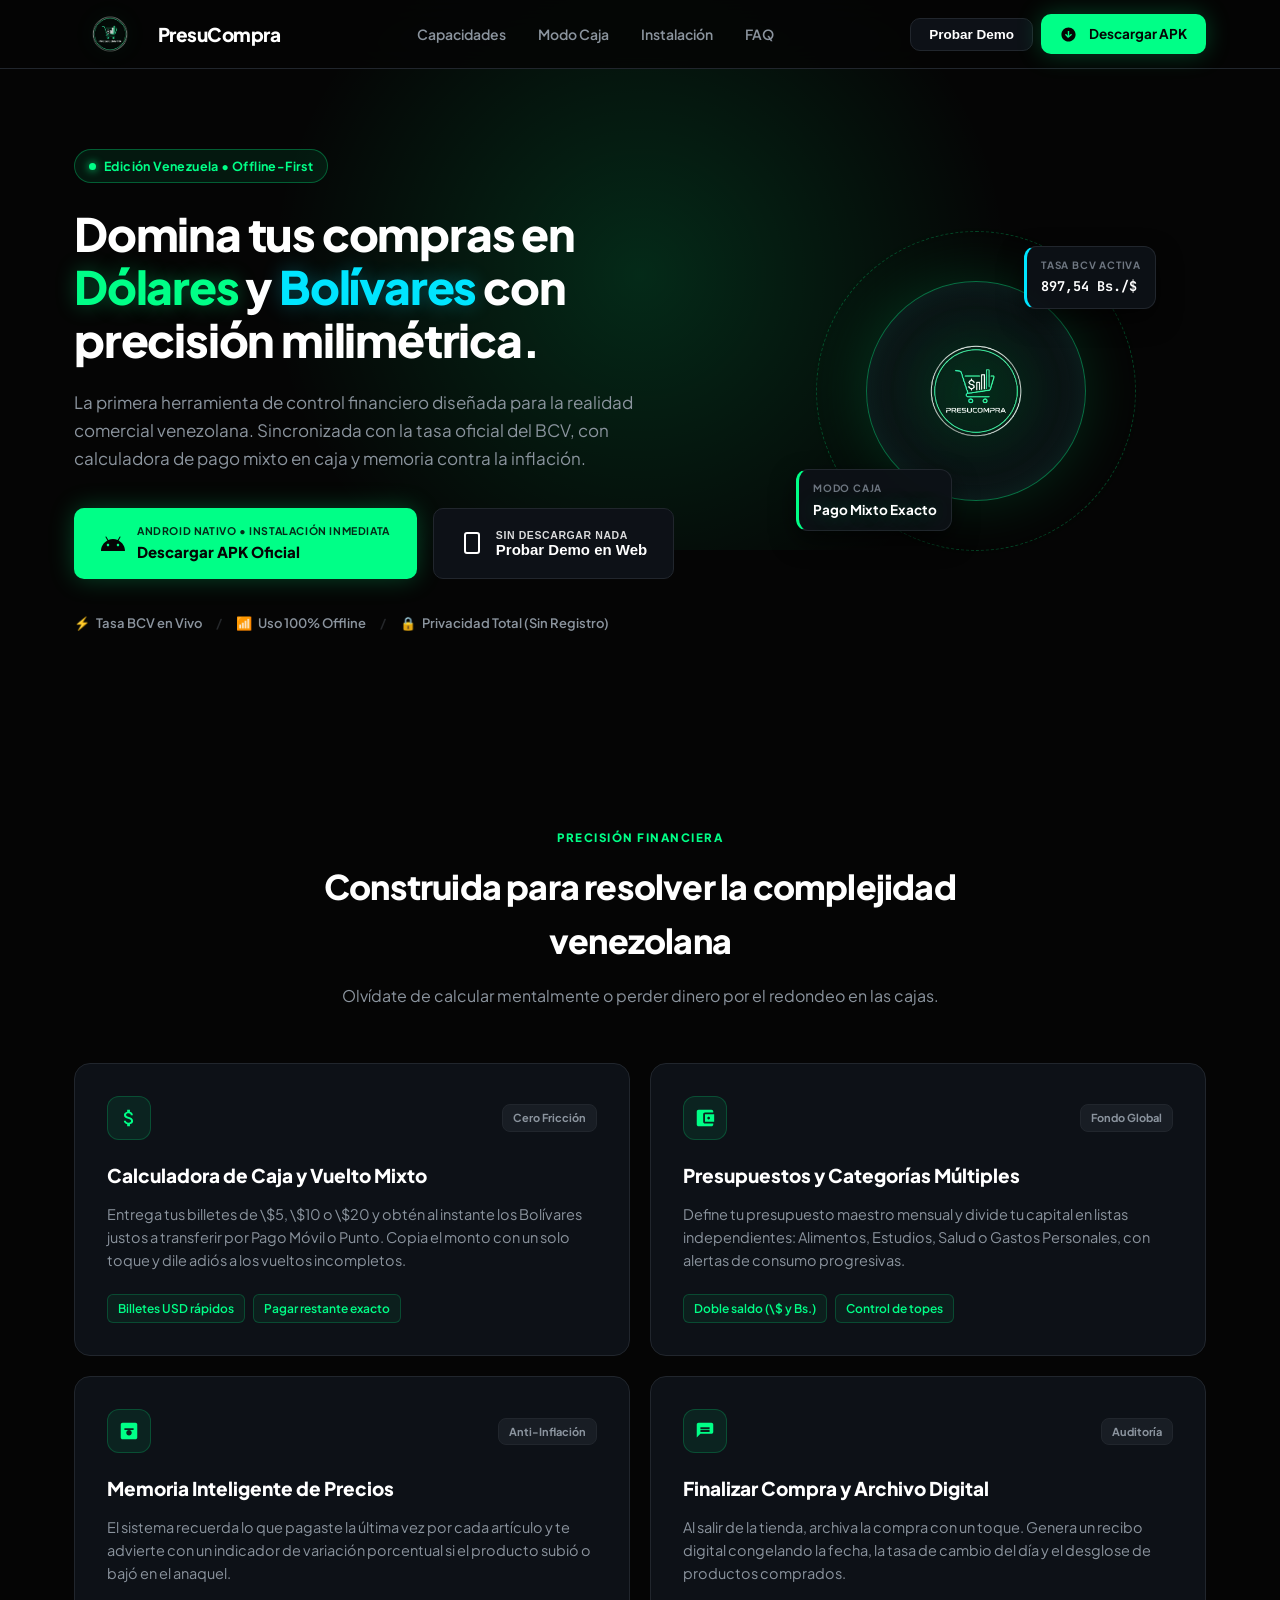
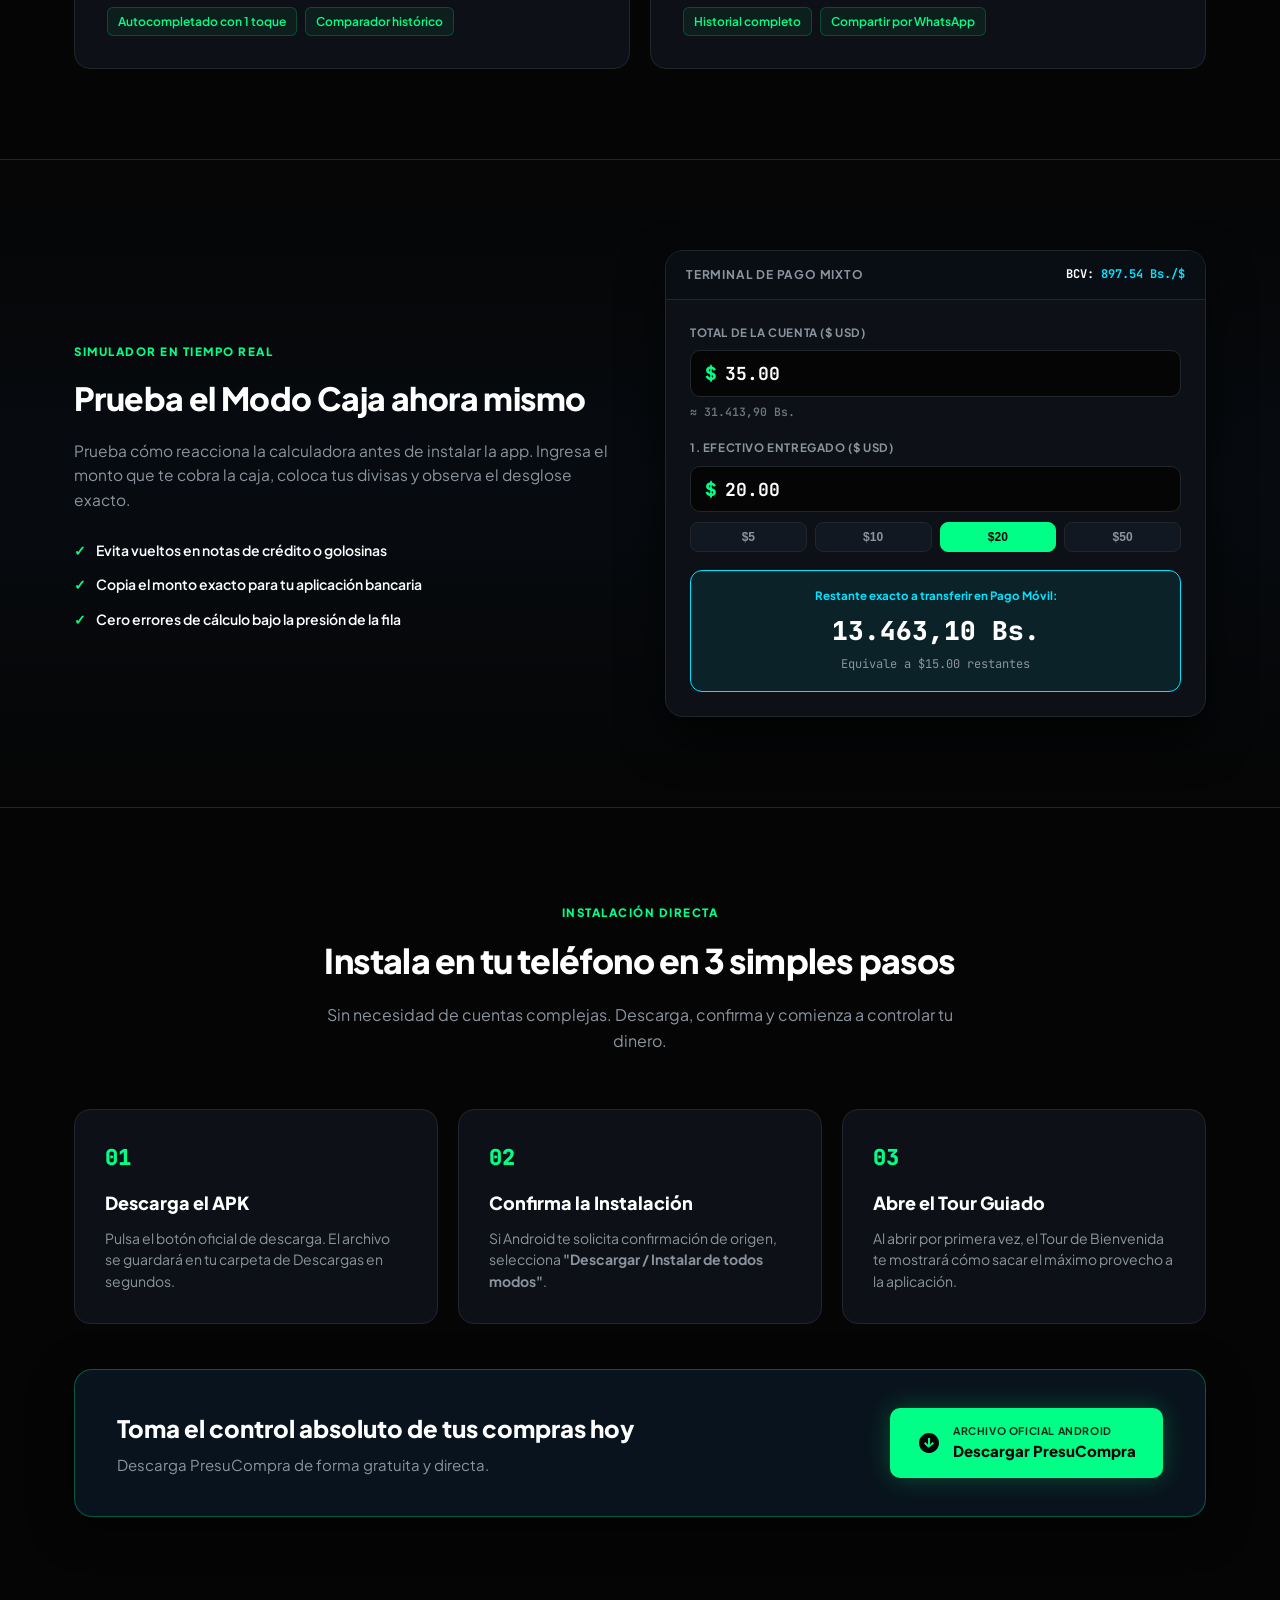
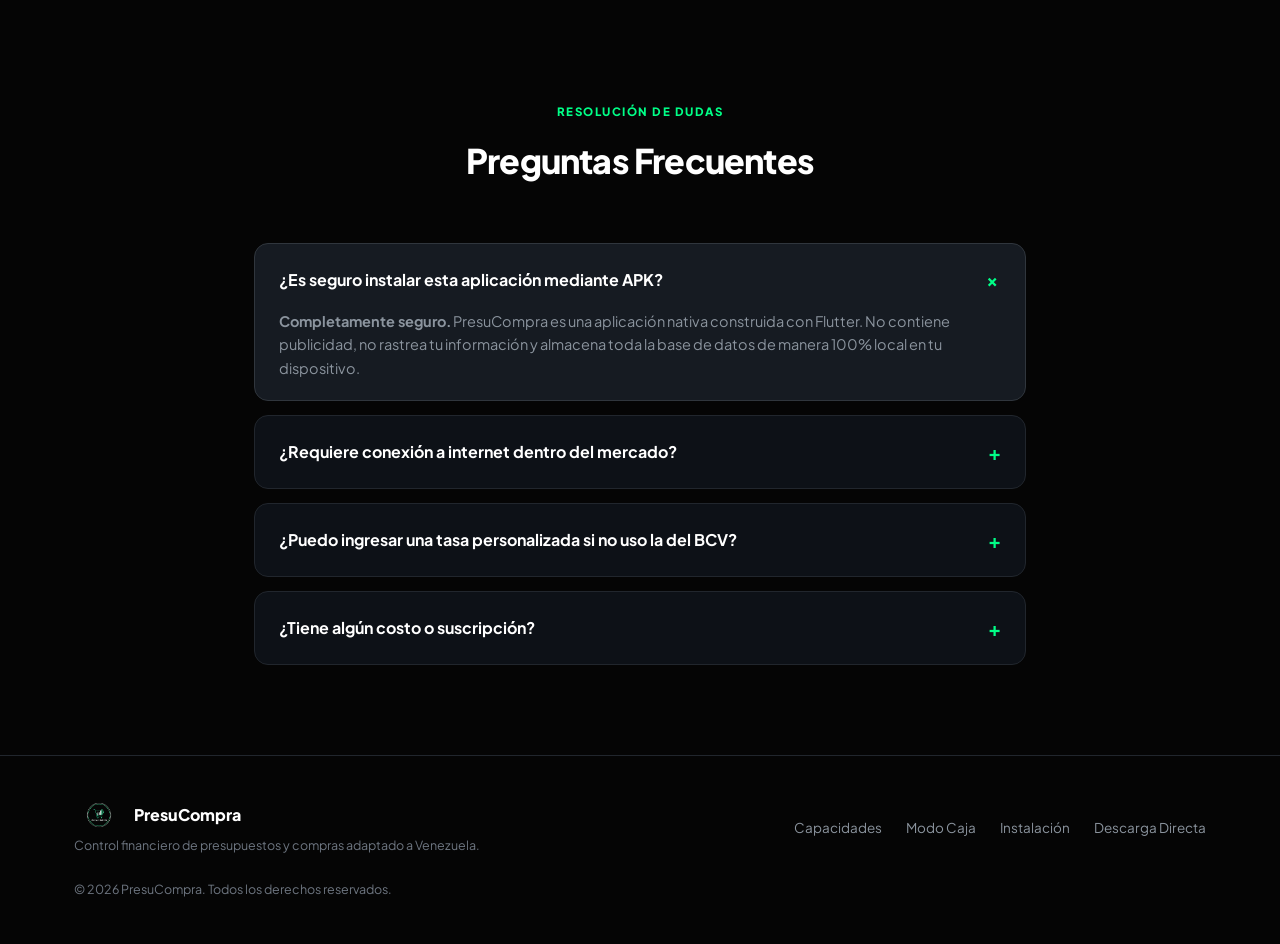
<file: landing/index.html>
<!DOCTYPE html>
<html lang="es">
<head>
  <meta charset="UTF-8">
  <meta name="viewport" content="width=device-width, initial-scale=1.0">
  <title>PresuCompra — Control Financiero de Compras para Venezuela</title>
  <meta name="description" content="Aplicación móvil nativa para el control de presupuestos y compras en Venezuela. Bimonetaria en USD y Bolívares con tasa BCV en tiempo real, calculadora de pago mixto y 100% offline.">
  <link rel="icon" type="image/png" href="assets/images/Presucompra-sin-fondo.png">

  <!-- Typography: Plus Jakarta Sans + JetBrains Mono -->
  <link rel="preconnect" href="https://fonts.googleapis.com">
  <link rel="preconnect" href="https://fonts.gstatic.com" crossorigin>
  <link href="https://fonts.googleapis.com/css2?family=JetBrains+Mono:wght@500;700;800&family=Plus+Jakarta+Sans:wght@400;500;600;700;800&display=swap" rel="stylesheet">

  <link rel="stylesheet" href="style.css">
</head>
<body>

  <!-- Subtle Ambient Radial Glow for Hero (Strictly Mint Accent) -->
  <div class="ambient-glow"></div>

  <!-- ── 1. Navbar ────────────────────────────────────────────────────────── -->
  <header class="navbar">
    <div class="container nav-inner">
      <a href="#" class="brand-link">
        <img src="assets/images/Presucompra-sin-fondo.png" alt="PresuCompra Logo" class="brand-logo-img">
        <span class="brand-title">PresuCompra</span>
      </a>

      <nav class="nav-menu">
        <a href="#funciones" class="nav-item">Capacidades</a>
        <a href="#simulador" class="nav-item">Modo Caja</a>
        <a href="#instalacion" class="nav-item">Instalación</a>
        <a href="#faq" class="nav-item">FAQ</a>
      </nav>

      <div class="nav-cta-wrapper">
        <button type="button" class="btn btn-secondary btn-sm nav-demo-btn" onclick="openDemoModal()">
          Probar Demo
        </button>
        <a href="#descarga" class="btn btn-primary btn-sm nav-apk-btn">
          <svg class="btn-icon-sm" viewBox="0 0 24 24" fill="currentColor">
            <path d="M12 2C6.48 2 2 6.48 2 12s4.48 10 10 10 10-4.48 10-10S17.52 2 12 2zm-1 14.5l-4-4 1.41-1.41L11 13.67V7h2v6.67l2.59-2.58L17 12.5l-5 4z"/>
          </svg>
          <span class="nav-apk-text">Descargar APK</span>
        </a>
      </div>
    </div>
  </header>

  <!-- ── 2. Hero Section ──────────────────────────────────────────────────── -->
  <section class="hero-section" id="descarga">
    <div class="container hero-grid">
      <div class="hero-text-block">
        <div class="pill-badge">
          <span class="pill-dot"></span>
          <span class="pill-text">Edición Venezuela • Offline-First</span>
        </div>

        <h1 class="hero-heading">
          Domina tus compras en <span class="text-mint">Dólares</span> y <span class="text-cyan">Bolívares</span> con precisión milimétrica.
        </h1>

        <p class="hero-subtext">
          La primera herramienta de control financiero diseñada para la realidad comercial venezolana. Sincronizada con la tasa oficial del BCV, con calculadora de pago mixto en caja y memoria contra la inflación.
        </p>

        <!-- CTAs -->
        <div class="hero-actions">
          <a href="https://github.com/luigi1501/presucompra/releases/download/v1.0.0/presucompra-v1.0.apk" download="presucompra.apk" class="btn btn-primary btn-lg" id="btn-apk-main">
            <svg class="btn-icon-lg" viewBox="0 0 24 24" fill="currentColor">
              <path d="M17.6 9.48l1.84-3.18a.5.5 0 0 0-.87-.5l-1.87 3.24a11.45 11.45 0 0 0-9.4 0L5.43 5.8a.5.5 0 1 0-.87.5L6.4 9.48C2.5 11.66 0 15.53 0 20h24c0-4.47-2.5-8.34-6.4-10.52zM7 15.25c-.69 0-1.25-.56-1.25-1.25s.56-1.25 1.25-1.25 1.25.56 1.25 1.25-.56 1.25-1.25 1.25zm10 0c-.69 0-1.25-.56-1.25-1.25s.56-1.25 1.25-1.25 1.25.56 1.25 1.25-.56 1.25-1.25 1.25z"/>
            </svg>
            <div class="btn-labels">
              <span class="btn-meta">Android Nativo • Instalación Inmediata</span>
              <span class="btn-title">Descargar APK Oficial</span>
            </div>
          </a>

          <button type="button" class="btn btn-secondary btn-lg" onclick="openDemoModal()" title="Abrir simulador interactivo de la app">
            <svg class="btn-icon-lg" viewBox="0 0 24 24" fill="none" stroke="currentColor" stroke-width="2">
              <rect x="5" y="2" width="14" height="20" rx="2" ry="2"></rect>
              <line x1="12" y1="18" x2="12.01" y2="18"></line>
            </svg>
            <div class="btn-labels">
              <span class="btn-meta">Sin Descargar Nada</span>
              <span class="btn-title">Probar Demo en Web</span>
            </div>
          </button>
        </div>

        <!-- Trust Badges (No weight mentioned) -->
        <div class="trust-strip">
          <div class="trust-item">
            <span class="trust-icon">⚡</span>
            <span>Tasa BCV en Vivo</span>
          </div>
          <div class="trust-sep">/</div>
          <div class="trust-item">
            <span class="trust-icon">📶</span>
            <span>Uso 100% Offline</span>
          </div>
          <div class="trust-sep">/</div>
          <div class="trust-item">
            <span class="trust-icon">🔒</span>
            <span>Privacidad Total (Sin Registro)</span>
          </div>
        </div>
      </div>

      <!-- Hero Visual: Floating Brand Core with Mint Neon Glow -->
      <div class="hero-visual">
        <div class="brand-orb-container">
          <div class="brand-orb-ring"></div>
          <div class="brand-orb-core">
            <img src="assets/images/Presucompra-sin-fondo.png" alt="PresuCompra App Logo" class="brand-hero-logo">
          </div>
          <!-- Floating Status Cards -->
          <div class="float-metric-card top-right">
            <span class="float-tag">TASA BCV ACTIVA</span>
            <span class="float-value mono" id="hero-rate-tag">897,54 Bs./$</span>
          </div>
          <div class="float-metric-card bottom-left">
            <span class="float-tag">MODO CAJA</span>
            <span class="float-value text-mint">Pago Mixto Exacto</span>
          </div>
        </div>
      </div>
    </div>
  </section>

  <!-- ── 3. Pillars / Architecture ────────────────────────────────────────── -->
  <section class="section" id="funciones">
    <div class="container">
      <div class="section-title-wrap">
        <span class="section-kicker">PRECISIÓN FINANCIERA</span>
        <h2 class="section-title">Construida para resolver la complejidad venezolana</h2>
        <p class="section-lead">Olvídate de calcular mentalmente o perder dinero por el redondeo en las cajas.</p>
      </div>

      <div class="cards-grid">
        <!-- Card 1 -->
        <article class="card">
          <div class="card-header">
            <div class="card-icon-frame">
              <svg viewBox="0 0 24 24" fill="currentColor">
                <path d="M11.8 10.9c-2.27-.59-3-1.2-3-2.15 0-1.09 1.01-1.85 2.7-1.85 1.78 0 2.44.85 2.5 2.1h2.21c-.07-1.72-1.12-3.3-3.21-3.81V3h-3v2.16c-1.94.42-3.5 1.68-3.5 3.61 0 2.31 1.91 3.46 4.7 4.13 2.5.6 3 1.48 3 2.41 0 .69-.49 1.79-2.7 1.79-2.06 0-2.87-.92-2.98-2.1h-2.2c.12 2.19 1.76 3.42 3.68 3.83V21h3v-2.15c1.95-.37 3.5-1.5 3.5-3.55 0-2.84-2.43-3.81-4.7-4.4z"/>
              </svg>
            </div>
            <span class="card-badge">Cero Fricción</span>
          </div>
          <h3 class="card-title">Calculadora de Caja y Vuelto Mixto</h3>
          <p class="card-body">
            Entrega tus billetes de \$5, \$10 o \$20 y obtén al instante los Bolívares justos a transferir por Pago Móvil o Punto. Copia el monto con un solo toque y dile adiós a los vueltos incompletos.
          </p>
          <div class="card-features">
            <span class="feature-tag">Billetes USD rápidos</span>
            <span class="feature-tag">Pagar restante exacto</span>
          </div>
        </article>

        <!-- Card 2 -->
        <article class="card">
          <div class="card-header">
            <div class="card-icon-frame">
              <svg viewBox="0 0 24 24" fill="currentColor">
                <path d="M21 18v1c0 1.1-.9 2-2 2H5c-1.11 0-2-.9-2-2V5c0-1.1.89-2 2-2h14c1.1 0 2 .9 2 2v1h-9c-1.11 0-2 .9-2 2v8c0 1.1.89 2 2 2h9zm-9-2h10V8H12v8zm4-2.5c-.83 0-1.5-.67-1.5-1.5s.67-1.5 1.5-1.5 1.5.67 1.5 1.5-.67 1.5-1.5 1.5z"/>
              </svg>
            </div>
            <span class="card-badge">Fondo Global</span>
          </div>
          <h3 class="card-title">Presupuestos y Categorías Múltiples</h3>
          <p class="card-body">
            Define tu presupuesto maestro mensual y divide tu capital en listas independientes: Alimentos, Estudios, Salud o Gastos Personales, con alertas de consumo progresivas.
          </p>
          <div class="card-features">
            <span class="feature-tag">Doble saldo (\$ y Bs.)</span>
            <span class="feature-tag">Control de topes</span>
          </div>
        </article>

        <!-- Card 3 -->
        <article class="card">
          <div class="card-header">
            <div class="card-icon-frame">
              <svg viewBox="0 0 24 24" fill="currentColor">
                <path d="M19 3H5c-1.1 0-2 .9-2 2v14c0 1.1.9 2 2 2h14c1.1 0 2-.9 2-2V5c0-1.1-.9-2-2-2zm-7 14c-1.66 0-3-1.34-3-3s1.34-3 3-3 3 1.34 3 3-1.34 3-3 3zm5-6H7V9h10v2z"/>
              </svg>
            </div>
            <span class="card-badge">Anti-Inflación</span>
          </div>
          <h3 class="card-title">Memoria Inteligente de Precios</h3>
          <p class="card-body">
            El sistema recuerda lo que pagaste la última vez por cada artículo y te advierte con un indicador de variación porcentual si el producto subió o bajó en el anaquel.
          </p>
          <div class="card-features">
            <span class="feature-tag">Autocompletado con 1 toque</span>
            <span class="feature-tag">Comparador histórico</span>
          </div>
        </article>

        <!-- Card 4 -->
        <article class="card">
          <div class="card-header">
            <div class="card-icon-frame">
              <svg viewBox="0 0 24 24" fill="currentColor">
                <path d="M19 3H5c-1.1 0-2 .9-2 2v14l4-4h12c1.1 0 2-.9 2-2V5c0-1.1-.9-2-2-2zm-2 10H7v-2h10v2zm0-3H7V8h10v2z"/>
              </svg>
            </div>
            <span class="card-badge">Auditoría</span>
          </div>
          <h3 class="card-title">Finalizar Compra y Archivo Digital</h3>
          <p class="card-body">
            Al salir de la tienda, archiva la compra con un toque. Genera un recibo digital congelando la fecha, la tasa de cambio del día y el desglose de productos comprados.
          </p>
          <div class="card-features">
            <span class="feature-tag">Historial completo</span>
            <span class="feature-tag">Compartir por WhatsApp</span>
          </div>
        </article>
      </div>
    </div>
  </section>

  <!-- ── 4. Interactive Live Cashier Simulator ────────────────────────────── -->
  <section class="section simulator-wrapper" id="simulador">
    <div class="container">
      <div class="sim-panel">
        <div class="sim-left">
          <span class="section-kicker">SIMULADOR EN TIEMPO REAL</span>
          <h2 class="sim-title">Prueba el Modo Caja ahora mismo</h2>
          <p class="sim-desc">
            Prueba cómo reacciona la calculadora antes de instalar la app. Ingresa el monto que te cobra la caja, coloca tus divisas y observa el desglose exacto.
          </p>
          <div class="sim-checks">
            <div class="sim-check-item">
              <span class="check-bullet">✓</span>
              <span>Evita vueltos en notas de crédito o golosinas</span>
            </div>
            <div class="sim-check-item">
              <span class="check-bullet">✓</span>
              <span>Copia el monto exacto para tu aplicación bancaria</span>
            </div>
            <div class="sim-check-item">
              <span class="check-bullet">✓</span>
              <span>Cero errores de cálculo bajo la presión de la fila</span>
            </div>
          </div>
        </div>

        <div class="sim-right">
          <div class="fintech-terminal">
            <div class="terminal-bar">
              <span class="terminal-title">TERMINAL DE PAGO MIXTO</span>
              <span class="terminal-rate mono">BCV: <strong id="sim-rate-display">897.54 Bs./$</strong></span>
            </div>

            <div class="terminal-content">
              <!-- Field 1: Total -->
              <div class="form-row">
                <label for="sim-total" class="form-label">TOTAL DE LA CUENTA ($ USD)</label>
                <div class="input-wrap">
                  <span class="input-currency">$</span>
                  <input type="number" id="sim-total" value="35.00" step="0.50" class="mono-input">
                </div>
                <span class="form-hint mono" id="sim-total-bs">≈ 31.413,90 Bs.</span>
              </div>

              <!-- Field 2: Cash USD -->
              <div class="form-row">
                <label for="sim-cash" class="form-label">1. EFECTIVO ENTREGADO ($ USD)</label>
                <div class="input-wrap">
                  <span class="input-currency">$</span>
                  <input type="number" id="sim-cash" value="20.00" step="5" class="mono-input">
                </div>
                <!-- Quick chips -->
                <div class="quick-chips">
                  <button type="button" class="chip" onclick="setSimCash(5)">$5</button>
                  <button type="button" class="chip" onclick="setSimCash(10)">$10</button>
                  <button type="button" class="chip active" onclick="setSimCash(20)">$20</button>
                  <button type="button" class="chip" onclick="setSimCash(50)">$50</button>
                </div>
              </div>

              <!-- Field 3: Result Dynamic Card -->
              <div class="terminal-result-card" id="sim-result-box">
                <div class="res-label" id="sim-result-title">Restante exacto a transferir:</div>
                <div class="res-amount mono" id="sim-result-primary">13.463,10 Bs.</div>
                <div class="res-sub mono" id="sim-result-sub">Equivale a $15.00 USD restantes</div>
              </div>
            </div>
          </div>
        </div>
      </div>
    </div>
  </section>

  <!-- ── 5. Installation Guide (3 Steps) ──────────────────────────────────── -->
  <section class="section" id="instalacion">
    <div class="container">
      <div class="section-title-wrap">
        <span class="section-kicker">INSTALACIÓN DIRECTA</span>
        <h2 class="section-title">Instala en tu teléfono en 3 simples pasos</h2>
        <p class="section-lead">Sin necesidad de cuentas complejas. Descarga, confirma y comienza a controlar tu dinero.</p>
      </div>

      <div class="steps-row">
        <div class="step-card">
          <div class="step-num mono">01</div>
          <h3 class="step-heading">Descarga el APK</h3>
          <p class="step-info">Pulsa el botón oficial de descarga. El archivo se guardará en tu carpeta de Descargas en segundos.</p>
        </div>

        <div class="step-card">
          <div class="step-num mono">02</div>
          <h3 class="step-heading">Confirma la Instalación</h3>
          <p class="step-info">Si Android te solicita confirmación de origen, selecciona <strong>"Descargar / Instalar de todos modos"</strong>.</p>
        </div>

        <div class="step-card">
          <div class="step-num mono">03</div>
          <h3 class="step-heading">Abre el Tour Guiado</h3>
          <p class="step-info">Al abrir por primera vez, el Tour de Bienvenida te mostrará cómo sacar el máximo provecho a la aplicación.</p>
        </div>
      </div>

      <!-- Action Banner -->
      <div class="action-banner">
        <div class="banner-text">
          <h3 class="banner-title">Toma el control absoluto de tus compras hoy</h3>
          <p class="banner-lead">Descarga PresuCompra de forma gratuita y directa.</p>
        </div>
        <div class="banner-cta">
          <a href="https://github.com/luigi1501/presucompra/releases/download/v1.0.0/presucompra-v1.0.apk" download="presucompra.apk" class="btn btn-primary btn-lg">
            <svg class="btn-icon-lg" viewBox="0 0 24 24" fill="currentColor">
              <path d="M12 2C6.48 2 2 6.48 2 12s4.48 10 10 10 10-4.48 10-10S17.52 2 12 2zm-1 14.5l-4-4 1.41-1.41L11 13.67V7h2v6.67l2.59-2.58L17 12.5l-5 4z"/>
            </svg>
            <div class="btn-labels">
              <span class="btn-meta">Archivo Oficial Android</span>
              <span class="btn-title">Descargar PresuCompra</span>
            </div>
          </a>
        </div>
      </div>
    </div>
  </section>

  <!-- ── 6. FAQ Section ───────────────────────────────────────────────────── -->
  <section class="section" id="faq">
    <div class="container faq-layout">
      <div class="section-title-wrap">
        <span class="section-kicker">RESOLUCIÓN DE DUDAS</span>
        <h2 class="section-title">Preguntas Frecuentes</h2>
      </div>

      <div class="faq-group">
        <details class="faq-box" open>
          <summary class="faq-summary">
            <span>¿Es seguro instalar esta aplicación mediante APK?</span>
            <span class="faq-plus">+</span>
          </summary>
          <div class="faq-content">
            <p><strong>Completamente seguro.</strong> PresuCompra es una aplicación nativa construida con Flutter. No contiene publicidad, no rastrea tu información y almacena toda la base de datos de manera 100% local en tu dispositivo.</p>
          </div>
        </details>

        <details class="faq-box">
          <summary class="faq-summary">
            <span>¿Requiere conexión a internet dentro del mercado?</span>
            <span class="faq-plus">+</span>
          </summary>
          <div class="faq-content">
            <p><strong>No.</strong> Es una arquitectura 100% <em>Offline-First</em>. Podrás crear listas, editar precios, calcular pagos en caja y revisar históricos en sótanos o zonas sin señal de telefonía.</p>
          </div>
        </details>

        <details class="faq-box">
          <summary class="faq-summary">
            <span>¿Puedo ingresar una tasa personalizada si no uso la del BCV?</span>
            <span class="faq-plus">+</span>
          </summary>
          <div class="faq-content">
            <p><strong>Sí.</strong> En la barra superior de la aplicación puedes consultar la tasa del BCV oficial, pero también tienes la libertad de escribir manualmente cualquier tasa fija que desees.</p>
          </div>
        </details>

        <details class="faq-box">
          <summary class="faq-summary">
            <span>¿Tiene algún costo o suscripción?</span>
            <span class="faq-plus">+</span>
          </summary>
          <div class="faq-content">
            <p><strong>Es 100% gratuita.</strong> Diseñada como un aporte práctico para facilitar la economía cotidiana de las familias venezolanas.</p>
          </div>
        </details>
      </div>
    </div>
  </section>

  <!-- ── 7. Footer ────────────────────────────────────────────────────────── -->
  <footer class="footer">
    <div class="container footer-grid">
      <div class="footer-brand-side">
        <div class="footer-logo-row">
          <img src="assets/images/Presucompra-sin-fondo.png" alt="PresuCompra" class="footer-logo-img">
          <span class="footer-brand-name">PresuCompra</span>
        </div>
        <p class="footer-desc">Control financiero de presupuestos y compras adaptado a Venezuela.</p>
      </div>

      <div class="footer-nav">
        <a href="#funciones">Capacidades</a>
        <a href="#simulador">Modo Caja</a>
        <a href="#instalacion">Instalación</a>
        <a href="#descarga">Descarga Directa</a>
      </div>

      <div class="footer-legal">
        <span>© 2026 PresuCompra. Todos los derechos reservados.</span>
      </div>
    </div>
  </footer>

  <!-- ── 8. Interactive App Demo Modal (Phone Mockup) ────────────────────────── -->
  <div class="demo-modal-overlay" id="demoModalOverlay" onclick="closeDemoModalOnOverlay(event)">
    <div class="demo-phone-mockup">
      <!-- Phone Bezel / Top Notch -->
      <div class="phone-top-bar">
        <div class="phone-camera-dot"></div>
        <div class="phone-speaker"></div>
        <button type="button" class="phone-close-btn" onclick="closeDemoModal()" title="Cerrar Demo">✕</button>
      </div>

      <!-- Phone App Screen -->
      <div class="phone-screen">
        <!-- App Status Bar -->
        <div class="app-status-bar">
          <span class="app-time" id="demoCurrentTime">12:00</span>
          <div class="app-brand-mini">
            <img src="assets/images/Presucompra-sin-fondo.png" alt="Logo" class="mini-logo">
            <span>PresuCompra</span>
          </div>
          <span class="app-bcv-badge mono" id="demoBcvBadge">BCV: 897,54</span>
        </div>

        <!-- Phone Tab Switcher: Lista vs Modo Caja -->
        <div class="demo-tabs">
          <button type="button" class="demo-tab active" id="tabLista" onclick="switchDemoTab('lista')">🛒 Mi Carrito</button>
          <button type="button" class="demo-tab" id="tabCaja" onclick="switchDemoTab('caja')">💵 Modo Caja</button>
        </div>

        <!-- Tab Content 1: Lista & Presupuesto -->
        <div class="demo-tab-content active" id="contentLista">
          <!-- Card Presupuesto Resumen -->
          <div class="demo-budget-card">
            <div class="demo-card-head">
              <span class="demo-card-label">PRESUPUESTO ACTIVO</span>
              <span class="demo-budget-limit mono" id="demoLimitText">$100.00 Límite</span>
            </div>
            <div class="demo-card-total">
              <div class="demo-total-usd mono" id="demoTotalUsd">$29.50</div>
              <div class="demo-total-bs mono" id="demoTotalBs">≈ 26.477,43 Bs.</div>
            </div>
            <!-- Progress Bar -->
            <div class="demo-progress-track">
              <div class="demo-progress-fill" id="demoProgressFill" style="width: 29.5%;"></div>
            </div>
            <div class="demo-progress-labels">
              <span id="demoPercentUsed">29.5% usado</span>
              <span id="demoRemainingUsd">Disponible: $70.50</span>
            </div>
          </div>

          <!-- Add Product Mini Bar -->
          <div class="demo-add-bar">
            <input type="text" id="demoNewName" placeholder="Ej. Café Molido" class="demo-input demo-input-name">
            <input type="number" id="demoNewPrice" placeholder="$" step="0.5" class="demo-input demo-input-price">
            <button type="button" class="demo-btn-add" onclick="demoAddProduct()">+ Añadir</button>
          </div>

          <!-- Product List -->
          <div class="demo-product-list" id="demoProductList">
            <!-- Rendered by JS -->
          </div>
        </div>

        <!-- Tab Content 2: Modo Caja -->
        <div class="demo-tab-content" id="contentCaja">
          <div class="demo-caja-box">
            <div class="demo-caja-header">
              <span class="demo-caja-title">Calculadora de Vuelto Mixto</span>
              <span class="demo-caja-sub">Efectivo USD ($) + Pago Móvil (Bs.)</span>
            </div>

            <div class="demo-caja-row">
              <label>TOTAL A PAGAR ($)</label>
              <div class="demo-caja-input-wrap">
                <span>$</span>
                <input type="number" id="demoCajaTotal" value="29.50" step="0.5" oninput="updateDemoCaja()" class="mono">
              </div>
            </div>

            <div class="demo-caja-row">
              <label>PAGAS CON BILLETE ($)</label>
              <div class="demo-caja-input-wrap">
                <span>$</span>
                <input type="number" id="demoCajaCash" value="20.00" step="5" oninput="updateDemoCaja()" class="mono">
              </div>
            </div>

            <div class="demo-quick-bills">
              <button type="button" class="chip" onclick="setDemoCajaCash(10)">$10</button>
              <button type="button" class="chip active" onclick="setDemoCajaCash(20)">$20</button>
              <button type="button" class="chip" onclick="setDemoCajaCash(50)">$50</button>
              <button type="button" class="chip" onclick="setDemoCajaCash(100)">$100</button>
            </div>

            <div class="demo-caja-result" id="demoCajaResult">
              <div class="caja-res-label" id="demoCajaResLabel">Restante por Pago Móvil:</div>
              <div class="caja-res-primary mono" id="demoCajaResPrimary">8.526,63 Bs.</div>
              <div class="caja-res-secondary mono" id="demoCajaResSecondary">Equivale a $9.50 restantes</div>
            </div>
          </div>
        </div>

        <!-- Phone Footer CTA -->
        <div class="phone-footer-action">
          <a href="https://github.com/luigi1501/presucompra/releases/download/v1.0.0/presucompra-v1.0.apk" download="presucompra.apk" class="btn btn-primary btn-block">
            <svg viewBox="0 0 24 24" fill="currentColor" width="18" height="18">
              <path d="M17.6 9.48l1.84-3.18a.5.5 0 0 0-.87-.5l-1.87 3.24a11.45 11.45 0 0 0-9.4 0L5.43 5.8a.5.5 0 1 0-.87.5L6.4 9.48C2.5 11.66 0 15.53 0 20h24c0-4.47-2.5-8.34-6.4-10.52zM7 15.25c-.69 0-1.25-.56-1.25-1.25s.56-1.25 1.25-1.25 1.25.56 1.25 1.25-.56 1.25-1.25 1.25zm10 0c-.69 0-1.25-.56-1.25-1.25s.56-1.25 1.25-1.25 1.25.56 1.25 1.25-.56 1.25-1.25 1.25z"/>
            </svg>
            <span>Descargar App Completa (APK)</span>
          </a>
        </div>
      </div>
    </div>
  </div>

  <script src="main.js"></script>
</body>
</html>
</file>
<file: landing/style.css>
/* ── Design System: Cyber-Clean Dark / Neón (Fintech High-Contrast) ─────── */
:root {
  --bg-pure: #050505;          /* Fondo principal ultra oscuro y mate */
  --bg-surface: #0D1117;       /* Gris oscuro profundo para tarjetas */
  --bg-surface-hover: #161B22; /* Hover para tarjetas */
  --border-subtle: #21262D;    /* Borde fino de 1px */
  --border-highlight: #30363D; /* Borde al pasar cursor */

  --mint-primary: #00FF87;     /* Verde Mente Neón Puro */
  --mint-glow: rgba(0, 255, 135, 0.15); /* Resplandor radial controlado */
  --mint-dark: #064E3B;

  --cyan-accent: #00E5FF;      /* Cyan Neón para tasas y contrastes */
  --cyan-glow: rgba(0, 229, 255, 0.12);

  --text-white: #FFFFFF;
  --text-muted: #8B949E;
  --text-dim: #6E7681;

  --font-sans: 'Plus Jakarta Sans', -apple-system, BlinkMacSystemFont, "Segoe UI", Roboto, sans-serif;
  --font-mono: 'JetBrains Mono', monospace;
}

/* ── Reset ───────────────────────────────────────────────────────────────── */
* {
  margin: 0;
  padding: 0;
  box-sizing: border-box;
}

html {
  scroll-behavior: smooth;
  font-family: var(--font-sans);
  background-color: var(--bg-pure);
  color: var(--text-white);
  -webkit-font-smoothing: antialiased;
}

body {
  overflow-x: hidden;
  background-color: var(--bg-pure);
  position: relative;
  line-height: 1.6;
}

.mono {
  font-family: var(--font-mono);
}

.container {
  width: 100%;
  max-width: 1180px;
  margin: 0 auto;
  padding: 0 24px;
}

/* ── Ambient Radial Glow (Surgical, Never Exaggerated) ───────────────────── */
.ambient-glow {
  position: absolute;
  top: 0;
  left: 50%;
  transform: translateX(-50%);
  width: 900px;
  height: 550px;
  background: radial-gradient(circle, var(--mint-glow) 0%, rgba(5, 5, 5, 0) 70%);
  pointer-events: none;
  z-index: 0;
}

/* ── Typography Accents ─────────────────────────────────────────────────── */
.text-mint {
  color: var(--mint-primary);
  text-shadow: 0 0 20px rgba(0, 255, 135, 0.35);
}

.text-cyan {
  color: var(--cyan-accent);
  text-shadow: 0 0 20px rgba(0, 229, 255, 0.3);
}

/* ── 1. Navbar ──────────────────────────────────────────────────────────── */
.navbar {
  position: sticky;
  top: 0;
  z-index: 100;
  background: rgba(5, 5, 5, 0.85);
  backdrop-filter: blur(16px);
  border-bottom: 1px solid var(--border-subtle);
  padding: 14px 0;
}

.nav-inner {
  display: flex;
  align-items: center;
  justify-content: space-between;
}

.brand-link {
  display: flex;
  align-items: center;
  gap: 12px;
  text-decoration: none;
}

.brand-logo-img {
  height: 40px;
  width: auto;
  display: block;
  object-fit: contain;
  filter: drop-shadow(0 0 10px rgba(0, 255, 135, 0.3));
}

.brand-title {
  font-size: 19px;
  font-weight: 800;
  letter-spacing: -0.5px;
  color: var(--text-white);
}

.nav-menu {
  display: flex;
  gap: 32px;
}

.nav-item {
  color: var(--text-muted);
  text-decoration: none;
  font-size: 14px;
  font-weight: 600;
  transition: color 0.2s ease;
}

.nav-item:hover {
  color: var(--mint-primary);
}

/* ── Buttons ────────────────────────────────────────────────────────────── */
.btn {
  display: inline-flex;
  align-items: center;
  justify-content: center;
  gap: 12px;
  border-radius: 10px;
  text-decoration: none;
  font-weight: 700;
  cursor: pointer;
  transition: all 0.22s cubic-bezier(0.16, 1, 0.3, 1);
  border: 1px solid transparent;
}

.btn-primary {
  background: var(--mint-primary);
  color: var(--bg-pure);
  box-shadow: 0 0 24px rgba(0, 255, 135, 0.25);
}

.btn-primary:hover {
  background: #25FF9B;
  transform: translateY(-2px);
  box-shadow: 0 8px 30px rgba(0, 255, 135, 0.45);
}

.btn-secondary {
  background: var(--bg-surface);
  color: var(--text-white);
  border-color: var(--border-subtle);
}

.btn-secondary:hover {
  border-color: var(--cyan-accent);
  color: var(--cyan-accent);
  transform: translateY(-2px);
  background: var(--bg-surface-hover);
}

.btn-sm {
  padding: 8px 18px;
  font-size: 13.5px;
}

.btn-lg {
  padding: 14px 26px;
}

.btn-icon-sm {
  width: 17px;
  height: 17px;
}

.btn-icon-lg {
  width: 24px;
  height: 24px;
}

.btn-labels {
  display: flex;
  flex-direction: column;
  text-align: left;
}

.btn-meta {
  font-size: 10.5px;
  text-transform: uppercase;
  letter-spacing: 0.6px;
  opacity: 0.85;
}

.btn-title {
  font-size: 15px;
  font-weight: 800;
}

/* ── 2. Hero Section ────────────────────────────────────────────────────── */
.hero-section {
  position: relative;
  padding: 80px 0 100px;
  z-index: 1;
}

.hero-grid {
  display: grid;
  grid-template-columns: 1.15fr 0.85fr;
  align-items: center;
  gap: 50px;
}

.pill-badge {
  display: inline-flex;
  align-items: center;
  gap: 8px;
  background: rgba(0, 255, 135, 0.08);
  border: 1px solid rgba(0, 255, 135, 0.3);
  padding: 6px 14px;
  border-radius: 20px;
  margin-bottom: 24px;
}

.pill-dot {
  width: 7px;
  height: 7px;
  background: var(--mint-primary);
  border-radius: 50%;
  box-shadow: 0 0 8px var(--mint-primary);
}

.pill-text {
  font-size: 12.5px;
  font-weight: 700;
  color: var(--mint-primary);
  letter-spacing: 0.4px;
}

.hero-heading {
  font-size: 46px;
  line-height: 1.15;
  font-weight: 800;
  letter-spacing: -1.2px;
  margin-bottom: 22px;
}

.hero-subtext {
  font-size: 17px;
  color: var(--text-muted);
  line-height: 1.65;
  margin-bottom: 36px;
  max-width: 560px;
}

.hero-actions {
  display: flex;
  flex-wrap: wrap;
  gap: 16px;
  margin-bottom: 34px;
}

.trust-strip {
  display: flex;
  flex-wrap: wrap;
  align-items: center;
  gap: 14px;
  font-size: 13px;
  color: var(--text-dim);
  font-weight: 600;
}

.trust-item {
  display: flex;
  align-items: center;
  gap: 6px;
  color: var(--text-muted);
}

.trust-sep {
  opacity: 0.3;
}

/* ── Hero Visual: Floating Brand Core with Mint Neon Glow ───────────────── */
.hero-visual {
  display: flex;
  justify-content: center;
  align-items: center;
}

.brand-orb-container {
  position: relative;
  width: 320px;
  height: 320px;
  display: flex;
  align-items: center;
  justify-content: center;
}

.brand-orb-ring {
  position: absolute;
  inset: 0;
  border-radius: 50%;
  border: 1px dashed rgba(0, 255, 135, 0.25);
  animation: rotateRing 30s linear infinite;
}

@keyframes rotateRing {
  from { transform: rotate(0deg); }
  to { transform: rotate(360deg); }
}

.brand-orb-core {
  width: 220px;
  height: 220px;
  border-radius: 50%;
  background: radial-gradient(circle, rgba(0, 255, 135, 0.12) 0%, rgba(13, 17, 23, 0.9) 70%);
  border: 1.5px solid rgba(0, 255, 135, 0.4);
  box-shadow: 0 0 60px var(--mint-glow),
              inset 0 0 30px rgba(0, 255, 135, 0.1);
  display: flex;
  align-items: center;
  justify-content: center;
  transition: transform 0.4s ease, box-shadow 0.4s ease;
  animation: floatOrb 5s ease-in-out infinite;
}

@keyframes floatOrb {
  0%, 100% { transform: translateY(0px); }
  50% { transform: translateY(-10px); }
}

.brand-hero-logo {
  width: 190px;
  height: 190px;
  object-fit: contain;
  filter: drop-shadow(0 0 25px rgba(0, 255, 135, 0.35));
}

.float-metric-card {
  position: absolute;
  background: rgba(13, 17, 23, 0.95);
  backdrop-filter: blur(12px);
  border: 1px solid var(--border-subtle);
  border-radius: 12px;
  padding: 10px 14px;
  display: flex;
  flex-direction: column;
  gap: 3px;
  box-shadow: 0 10px 25px rgba(0, 0, 0, 0.6);
  z-index: 2;
}

.float-metric-card.top-right {
  top: 15px;
  right: -20px;
  border-left: 3px solid var(--cyan-accent);
}

.float-metric-card.bottom-left {
  bottom: 20px;
  left: -20px;
  border-left: 3px solid var(--mint-primary);
}

.float-tag {
  font-size: 10px;
  font-weight: 700;
  letter-spacing: 0.8px;
  color: var(--text-dim);
}

.float-value {
  font-size: 13.5px;
  font-weight: 700;
  color: var(--text-white);
}

/* ── 3. Section Titles & Structure ──────────────────────────────────────── */
.section {
  padding: 90px 0;
  position: relative;
  z-index: 2;
}

.section-title-wrap {
  text-align: center;
  max-width: 650px;
  margin: 0 auto 55px;
}

.section-kicker {
  display: inline-block;
  font-size: 11.5px;
  font-weight: 800;
  letter-spacing: 1.5px;
  color: var(--mint-primary);
  margin-bottom: 12px;
}

.section-title {
  font-size: 34px;
  font-weight: 800;
  letter-spacing: -0.8px;
  margin-bottom: 14px;
}

.section-lead {
  font-size: 16px;
  color: var(--text-muted);
}

/* ── Cards Grid (4 Pillars) ─────────────────────────────────────────────── */
.cards-grid {
  display: grid;
  grid-template-columns: repeat(2, 1fr);
  gap: 20px;
}

.card {
  background: var(--bg-surface);
  border: 1px solid var(--border-subtle);
  border-radius: 16px;
  padding: 32px;
  transition: all 0.25s ease;
  position: relative;
}

.card:hover {
  border-color: var(--border-highlight);
  background: var(--bg-surface-hover);
  transform: translateY(-3px);
  box-shadow: 0 12px 30px rgba(0, 0, 0, 0.5);
}

.card-header {
  display: flex;
  justify-content: space-between;
  align-items: center;
  margin-bottom: 20px;
}

.card-icon-frame {
  width: 44px;
  height: 44px;
  border-radius: 12px;
  background: rgba(0, 255, 135, 0.08);
  border: 1px solid rgba(0, 255, 135, 0.2);
  display: flex;
  align-items: center;
  justify-content: center;
  color: var(--mint-primary);
}

.card-icon-frame svg {
  width: 22px;
  height: 22px;
}

.card-badge {
  font-size: 11px;
  font-weight: 700;
  color: var(--text-muted);
  background: rgba(33, 38, 45, 0.6);
  padding: 4px 10px;
  border-radius: 8px;
  border: 1px solid var(--border-subtle);
}

.card-title {
  font-size: 19px;
  font-weight: 800;
  margin-bottom: 12px;
}

.card-body {
  font-size: 14.5px;
  color: var(--text-muted);
  line-height: 1.6;
  margin-bottom: 22px;
}

.card-features {
  display: flex;
  flex-wrap: wrap;
  gap: 8px;
}

.feature-tag {
  font-size: 12px;
  font-weight: 600;
  color: var(--mint-primary);
  background: rgba(0, 255, 135, 0.06);
  border: 1px solid rgba(0, 255, 135, 0.2);
  padding: 4px 10px;
  border-radius: 6px;
}

/* ── 4. Interactive Live Cashier Simulator ──────────────────────────────── */
.simulator-wrapper {
  background: linear-gradient(180deg, var(--bg-pure) 0%, #070B10 50%, var(--bg-pure) 100%);
  border-top: 1px solid var(--border-subtle);
  border-bottom: 1px solid var(--border-subtle);
}

.sim-panel {
  display: grid;
  grid-template-columns: 1fr 1fr;
  gap: 50px;
  align-items: center;
}

.sim-title {
  font-size: 32px;
  font-weight: 800;
  letter-spacing: -0.6px;
  margin-bottom: 14px;
}

.sim-desc {
  font-size: 15.5px;
  color: var(--text-muted);
  line-height: 1.6;
  margin-bottom: 26px;
}

.sim-checks {
  display: flex;
  flex-direction: column;
  gap: 12px;
}

.sim-check-item {
  display: flex;
  align-items: center;
  gap: 10px;
  font-size: 14px;
  font-weight: 600;
  color: var(--text-white);
}

.check-bullet {
  color: var(--mint-primary);
  font-weight: 800;
}

/* Terminal Fintech Mockup */
.fintech-terminal {
  background: var(--bg-surface);
  border: 1px solid var(--border-subtle);
  border-radius: 18px;
  box-shadow: 0 20px 45px rgba(0, 0, 0, 0.7);
  overflow: hidden;
}

.terminal-bar {
  display: flex;
  justify-content: space-between;
  align-items: center;
  background: #090D14;
  padding: 14px 20px;
  border-bottom: 1px solid var(--border-subtle);
  font-size: 12px;
  font-weight: 700;
}

.terminal-title {
  color: var(--text-muted);
  letter-spacing: 0.8px;
}

.terminal-rate strong {
  color: var(--cyan-accent);
}

.terminal-content {
  padding: 24px;
  display: flex;
  flex-direction: column;
  gap: 18px;
}

.form-row {
  display: flex;
  flex-direction: column;
}

.form-label {
  font-size: 11.5px;
  font-weight: 700;
  letter-spacing: 0.6px;
  color: var(--text-muted);
  margin-bottom: 8px;
}

.input-wrap {
  display: flex;
  align-items: center;
  background: var(--bg-pure);
  border: 1px solid var(--border-subtle);
  border-radius: 10px;
  padding: 8px 14px;
  transition: border-color 0.2s ease;
}

.input-wrap:focus-within {
  border-color: var(--mint-primary);
  box-shadow: 0 0 10px rgba(0, 255, 135, 0.15);
}

.input-currency {
  font-size: 18px;
  font-weight: 800;
  color: var(--mint-primary);
  margin-right: 8px;
}

.mono-input {
  background: transparent;
  border: none;
  outline: none;
  color: var(--text-white);
  font-family: var(--font-mono);
  font-size: 18px;
  font-weight: 700;
  width: 100%;
}

.form-hint {
  font-size: 11.5px;
  color: var(--text-dim);
  margin-top: 6px;
  font-weight: 600;
}

.quick-chips {
  display: flex;
  gap: 8px;
  margin-top: 10px;
}

.chip {
  flex: 1;
  background: #121822;
  border: 1px solid var(--border-subtle);
  color: var(--text-muted);
  border-radius: 8px;
  padding: 7px 0;
  font-size: 12px;
  font-weight: 700;
  cursor: pointer;
  transition: all 0.2s ease;
}

.chip:hover, .chip.active {
  background: var(--mint-primary);
  color: var(--bg-pure);
  border-color: var(--mint-primary);
}

.terminal-result-card {
  background: rgba(0, 229, 255, 0.08);
  border: 1px solid var(--cyan-accent);
  border-radius: 12px;
  padding: 16px;
  text-align: center;
  transition: all 0.25s ease;
}

.terminal-result-card.exact {
  background: rgba(0, 255, 135, 0.08);
  border-color: var(--mint-primary);
}

.terminal-result-card.vuelto {
  background: rgba(0, 255, 135, 0.12);
  border-color: var(--mint-primary);
}

.res-label {
  font-size: 11.5px;
  font-weight: 700;
  color: var(--cyan-accent);
  margin-bottom: 4px;
}

.terminal-result-card.exact .res-label,
.terminal-result-card.vuelto .res-label {
  color: var(--mint-primary);
}

.res-amount {
  font-size: 26px;
  font-weight: 800;
  color: var(--text-white);
  margin-bottom: 4px;
}

.res-sub {
  font-size: 12px;
  color: var(--text-muted);
}

/* ── 5. Installation Steps ──────────────────────────────────────────────── */
.steps-row {
  display: grid;
  grid-template-columns: repeat(3, 1fr);
  gap: 20px;
  margin-bottom: 45px;
}

.step-card {
  background: var(--bg-surface);
  border: 1px solid var(--border-subtle);
  border-radius: 16px;
  padding: 30px;
  position: relative;
}

.step-num {
  font-size: 22px;
  font-weight: 800;
  color: var(--mint-primary);
  margin-bottom: 14px;
}

.step-heading {
  font-size: 18px;
  font-weight: 800;
  margin-bottom: 10px;
}

.step-info {
  font-size: 14px;
  color: var(--text-muted);
  line-height: 1.55;
}

.action-banner {
  background: #09131D;
  border: 1px solid rgba(0, 255, 135, 0.3);
  border-radius: 18px;
  padding: 38px 42px;
  display: flex;
  align-items: center;
  justify-content: space-between;
  gap: 24px;
  box-shadow: 0 10px 40px rgba(0, 0, 0, 0.5);
}

.banner-title {
  font-size: 24px;
  font-weight: 800;
  margin-bottom: 6px;
}

.banner-lead {
  font-size: 15px;
  color: var(--text-muted);
}

/* ── 6. FAQ Section ─────────────────────────────────────────────────────── */
.faq-layout {
  max-width: 820px;
}

.faq-group {
  display: flex;
  flex-direction: column;
  gap: 14px;
}

.faq-box {
  background: var(--bg-surface);
  border: 1px solid var(--border-subtle);
  border-radius: 14px;
  padding: 20px 24px;
  transition: all 0.2s ease;
}

.faq-box[open] {
  border-color: var(--border-highlight);
  background: var(--bg-surface-hover);
}

.faq-summary {
  display: flex;
  justify-content: space-between;
  align-items: center;
  font-size: 16px;
  font-weight: 700;
  cursor: pointer;
  list-style: none;
  user-select: none;
}

.faq-summary::-webkit-details-marker {
  display: none;
}

.faq-plus {
  font-size: 20px;
  color: var(--mint-primary);
  font-weight: 700;
}

.faq-box[open] .faq-plus {
  transform: rotate(45deg);
}

.faq-content {
  margin-top: 14px;
  font-size: 14.5px;
  color: var(--text-muted);
  line-height: 1.6;
}

/* ── 7. Footer ──────────────────────────────────────────────────────────── */
.footer {
  border-top: 1px solid var(--border-subtle);
  background: var(--bg-pure);
  padding: 45px 0;
  position: relative;
  z-index: 2;
}

.footer-grid {
  display: flex;
  align-items: center;
  justify-content: space-between;
  flex-wrap: wrap;
  gap: 24px;
}

.footer-brand-side {
  display: flex;
  flex-direction: column;
  gap: 6px;
}

.footer-logo-row {
  display: flex;
  align-items: center;
  gap: 10px;
}

.footer-logo-img {
  height: 28px;
  width: auto;
}

.footer-brand-name {
  font-weight: 800;
  font-size: 16px;
}

.footer-desc {
  font-size: 12.5px;
  color: var(--text-dim);
}

.footer-nav {
  display: flex;
  gap: 24px;
}

.footer-nav a {
  color: var(--text-muted);
  text-decoration: none;
  font-size: 13.5px;
  transition: color 0.2s ease;
}

.footer-nav a:hover {
  color: var(--mint-primary);
}

.footer-legal {
  font-size: 12.5px;
  color: var(--text-dim);
}

/* ── Responsive Adaptations ──────────────────────────────────────────────── */
.nav-cta-wrapper {
  display: flex;
  align-items: center;
  gap: 8px;
}

@media (max-width: 960px) {
  .hero-grid {
    grid-template-columns: 1fr;
    text-align: center;
    gap: 40px;
  }

  .hero-heading {
    font-size: 38px;
  }

  .hero-subtext {
    margin: 0 auto 28px;
  }

  .hero-actions {
    justify-content: center;
  }

  .trust-strip {
    justify-content: center;
  }

  .cards-grid {
    grid-template-columns: 1fr;
  }

  .sim-panel {
    grid-template-columns: 1fr;
    gap: 32px;
  }

  .steps-row {
    grid-template-columns: 1fr;
  }

  .action-banner {
    flex-direction: column;
    text-align: center;
    gap: 20px;
  }

  .nav-menu {
    display: none;
  }
}

@media (max-width: 768px) {
  .container {
    padding: 0 16px;
  }

  .section {
    padding: 55px 0;
  }

  .hero-section {
    padding: 35px 0 50px;
  }

  .nav-demo-btn {
    display: none; /* En móvil dejamos solo el botón principal en la barra */
  }

  .hero-heading {
    font-size: 30px;
    letter-spacing: -0.8px;
  }

  .hero-subtext {
    font-size: 15px;
    line-height: 1.55;
  }

  .hero-actions {
    flex-direction: column;
    width: 100%;
    max-width: 380px;
    margin: 0 auto 28px;
    gap: 12px;
  }

  .hero-actions .btn {
    width: 100%;
    justify-content: center;
  }

  .trust-strip {
    flex-direction: column;
    gap: 8px;
    font-size: 12px;
  }

  .trust-sep {
    display: none;
  }

  /* Reducir y centrar el orbe flotante en móvil */
  .brand-orb-container {
    width: 250px;
    height: 250px;
    margin: 10px auto;
  }

  .brand-orb-core {
    width: 170px;
    height: 170px;
  }

  .brand-hero-logo {
    width: 140px;
    height: 140px;
  }

  .float-metric-card {
    padding: 7px 10px;
  }

  .float-metric-card.top-right {
    top: 0;
    right: -10px;
  }

  .float-metric-card.bottom-left {
    bottom: 0;
    left: -10px;
  }

  .float-tag {
    font-size: 9px;
  }

  .float-value {
    font-size: 12px;
  }

  /* Tarjetas de pilares */
  .card {
    padding: 22px 18px;
  }

  .card-title {
    font-size: 18px;
  }

  .card-desc {
    font-size: 13.5px;
  }

  /* Simulador de caja */
  .sim-title {
    font-size: 26px;
  }

  .fintech-terminal {
    padding: 18px 14px;
  }

  .terminal-bar {
    flex-direction: column;
    align-items: flex-start;
    gap: 6px;
  }

  .res-amount {
    font-size: 22px;
  }

  /* Pasos de instalación */
  .step-card {
    padding: 22px 18px;
  }

  /* Banner de acción */
  .action-banner {
    padding: 28px 18px;
  }

  .banner-title {
    font-size: 20px;
  }

  .action-banner .btn {
    width: 100%;
    justify-content: center;
  }

  /* FAQ */
  .faq-box {
    padding: 16px 18px;
  }

  /* Footer */
  .footer-grid {
    flex-direction: column;
    text-align: center;
    gap: 22px;
  }

  .footer-logo-row {
    justify-content: center;
  }

  .footer-nav {
    flex-wrap: wrap;
    justify-content: center;
    gap: 14px;
  }
}

@media (max-width: 480px) {
  .brand-title {
    font-size: 16px;
  }

  .brand-logo-img {
    height: 32px;
  }

  .nav-apk-btn {
    padding: 6px 12px;
    font-size: 12px;
    gap: 6px;
  }

  .nav-apk-btn svg {
    display: none;
  }

  .hero-heading {
    font-size: 25px;
    line-height: 1.22;
  }

  .pill-badge {
    padding: 5px 12px;
    margin-bottom: 18px;
  }

  .pill-text {
    font-size: 11px;
  }

  .btn-lg {
    padding: 12px 16px;
  }

  .btn-title {
    font-size: 14px;
  }

  .btn-meta {
    font-size: 9.5px;
  }

  .brand-orb-container {
    width: 220px;
    height: 220px;
  }

  .brand-orb-core {
    width: 145px;
    height: 145px;
  }

  .brand-hero-logo {
    width: 120px;
    height: 120px;
  }

  .float-metric-card.top-right {
    top: -5px;
    right: -15px;
    transform: scale(0.9);
  }

  .float-metric-card.bottom-left {
    bottom: -5px;
    left: -15px;
    transform: scale(0.9);
  }

  /* Modal del teléfono en móviles pequeños */
  .demo-modal-overlay {
    padding: 6px;
  }

  .demo-phone-mockup {
    height: 96vh;
    max-height: 96vh;
    border-radius: 20px;
    border-width: 1.5px;
  }

  .phone-top-bar {
    height: 30px;
    padding: 0 10px;
  }

  .demo-tab {
    padding: 6px 4px;
    font-size: 11px;
  }

  .demo-tab-content {
    padding: 10px;
    gap: 8px;
  }

  .demo-total-usd {
    font-size: 20px;
  }

  .demo-input {
    font-size: 11px;
    padding: 6px 8px;
  }
}

/* ── 8. Interactive App Demo Modal (Phone Mockup) ────────────────────────── */
.demo-modal-overlay {
  position: fixed;
  inset: 0;
  background: rgba(0, 0, 0, 0.85);
  backdrop-filter: blur(14px);
  -webkit-backdrop-filter: blur(14px);
  display: none;
  align-items: center;
  justify-content: center;
  z-index: 9999;
  padding: 16px;
  animation: fadeInModal 0.25s ease-out forwards;
}

.demo-modal-overlay.open {
  display: flex;
}

@keyframes fadeInModal {
  from { opacity: 0; }
  to { opacity: 1; }
}

.demo-phone-mockup {
  width: 100%;
  max-width: 380px;
  height: 92vh;
  max-height: 720px;
  background: #050505;
  border-radius: 40px;
  border: 2px solid #21262D;
  box-shadow: 0 0 50px rgba(0, 255, 135, 0.18), 0 25px 60px rgba(0, 0, 0, 0.8);
  display: flex;
  flex-direction: column;
  overflow: hidden;
  position: relative;
  animation: scaleUpPhone 0.3s cubic-bezier(0.16, 1, 0.3, 1) forwards;
}

@keyframes scaleUpPhone {
  from {
    transform: scale(0.92) translateY(20px);
    opacity: 0;
  }
  to {
    transform: scale(1) translateY(0);
    opacity: 1;
  }
}

.phone-top-bar {
  height: 38px;
  background: #0D1117;
  border-bottom: 1px solid #161B22;
  display: flex;
  align-items: center;
  justify-content: center;
  position: relative;
  padding: 0 16px;
}

.phone-speaker {
  width: 48px;
  height: 4px;
  background: #30363D;
  border-radius: 4px;
}

.phone-camera-dot {
  width: 8px;
  height: 8px;
  background: #161B22;
  border-radius: 50%;
  margin-right: 10px;
}

.phone-close-btn {
  position: absolute;
  right: 12px;
  top: 50%;
  transform: translateY(-50%);
  background: #21262D;
  border: none;
  color: #8B949E;
  width: 24px;
  height: 24px;
  border-radius: 50%;
  font-size: 12px;
  cursor: pointer;
  display: flex;
  align-items: center;
  justify-content: center;
  transition: all 0.2s ease;
}

.phone-close-btn:hover {
  background: #F85149;
  color: #fff;
}

.phone-screen {
  flex: 1;
  display: flex;
  flex-direction: column;
  overflow: hidden;
  background: #050505;
}

.app-status-bar {
  display: flex;
  align-items: center;
  justify-content: space-between;
  padding: 10px 16px;
  border-bottom: 1px solid #161B22;
  font-size: 11px;
}

.app-brand-mini {
  display: flex;
  align-items: center;
  gap: 6px;
  font-weight: 700;
  color: #E6EDF3;
  font-size: 12px;
}

.mini-logo {
  width: 18px;
  height: 18px;
  border-radius: 50%;
}

.app-bcv-badge {
  background: rgba(0, 229, 255, 0.1);
  color: #00E5FF;
  border: 1px solid rgba(0, 229, 255, 0.3);
  padding: 2px 7px;
  border-radius: 6px;
  font-size: 10px;
  font-weight: 700;
}

.demo-tabs {
  display: grid;
  grid-template-columns: 1fr 1fr;
  padding: 6px 14px;
  gap: 6px;
  background: #0D1117;
  border-bottom: 1px solid #161B22;
}

.demo-tab {
  background: transparent;
  border: 1px solid transparent;
  color: #8B949E;
  padding: 7px;
  border-radius: 8px;
  font-size: 12px;
  font-weight: 700;
  cursor: pointer;
  transition: all 0.2s ease;
}

.demo-tab.active {
  background: #161B22;
  color: #00FF87;
  border-color: rgba(0, 255, 135, 0.3);
}

.demo-tab-content {
  flex: 1;
  overflow-y: auto;
  padding: 12px;
  display: none;
  flex-direction: column;
  gap: 12px;
}

.demo-tab-content.active {
  display: flex;
}

.demo-budget-card {
  background: #0D1117;
  border: 1px solid #21262D;
  border-radius: 14px;
  padding: 12px 14px;
  box-shadow: 0 4px 12px rgba(0, 0, 0, 0.3);
}

.demo-card-head {
  display: flex;
  justify-content: space-between;
  font-size: 10px;
  color: #8B949E;
  font-weight: 700;
  letter-spacing: 0.5px;
}

.demo-card-total {
  margin: 6px 0 10px;
}

.demo-total-usd {
  font-size: 24px;
  font-weight: 800;
  color: #00FF87;
  line-height: 1.1;
}

.demo-total-bs {
  font-size: 12px;
  color: #8B949E;
  margin-top: 2px;
}

.demo-progress-track {
  width: 100%;
  height: 6px;
  background: #161B22;
  border-radius: 4px;
  overflow: hidden;
}

.demo-progress-fill {
  height: 100%;
  background: linear-gradient(90deg, #00FF87, #00E5FF);
  border-radius: 4px;
  transition: width 0.3s ease;
}

.demo-progress-labels {
  display: flex;
  justify-content: space-between;
  font-size: 10px;
  color: #8B949E;
  margin-top: 6px;
}

.demo-add-bar {
  display: flex;
  gap: 6px;
}

.demo-input {
  background: #0D1117;
  border: 1px solid #21262D;
  border-radius: 8px;
  padding: 6px 10px;
  color: #E6EDF3;
  font-size: 12px;
  outline: none;
  transition: border-color 0.2s ease;
}

.demo-input:focus {
  border-color: #00FF87;
}

.demo-input-name {
  flex: 1;
}

.demo-input-price {
  width: 60px;
  font-family: var(--font-mono);
}

.demo-btn-add {
  background: #00FF87;
  color: #050505;
  border: none;
  border-radius: 8px;
  padding: 6px 12px;
  font-size: 11px;
  font-weight: 800;
  cursor: pointer;
  transition: transform 0.15s ease;
}

.demo-btn-add:hover {
  transform: scale(1.05);
}

.demo-product-list {
  display: flex;
  flex-direction: column;
  gap: 6px;
}

.demo-item {
  display: flex;
  align-items: center;
  justify-content: space-between;
  background: #0D1117;
  border: 1px solid #161B22;
  border-radius: 10px;
  padding: 8px 10px;
  transition: all 0.2s ease;
  user-select: none;
  cursor: pointer;
}

.demo-item:hover {
  border-color: #30363D;
  background: #161B22;
}

.demo-item.checked {
  opacity: 0.55;
  border-color: transparent;
}

.demo-item.checked .demo-item-name {
  text-decoration: line-through;
  color: #8B949E;
}

.demo-item-left {
  display: flex;
  align-items: center;
  gap: 8px;
}

.demo-checkbox {
  width: 16px;
  height: 16px;
  border-radius: 4px;
  border: 1.5px solid #30363D;
  display: flex;
  align-items: center;
  justify-content: center;
  font-size: 10px;
  color: #050505;
  font-weight: 900;
  transition: all 0.2s ease;
}

.demo-item.checked .demo-checkbox {
  background: #00FF87;
  border-color: #00FF87;
}

.demo-item-name {
  font-size: 12px;
  font-weight: 600;
  color: #E6EDF3;
}

.demo-item-qty {
  font-size: 10px;
  color: #8B949E;
  margin-left: 4px;
}

.demo-item-price {
  font-size: 12px;
  font-weight: 700;
  color: #00FF87;
}

.demo-item-del {
  background: transparent;
  border: none;
  color: #484F58;
  font-size: 14px;
  cursor: pointer;
  margin-left: 6px;
  padding: 2px 4px;
}

.demo-item-del:hover {
  color: #F85149;
}

/* Modo Caja Tab */
.demo-caja-box {
  background: #0D1117;
  border: 1px solid #21262D;
  border-radius: 14px;
  padding: 14px;
  display: flex;
  flex-direction: column;
  gap: 10px;
}

.demo-caja-header {
  border-bottom: 1px solid #161B22;
  padding-bottom: 8px;
}

.demo-caja-title {
  display: block;
  font-size: 13px;
  font-weight: 800;
  color: #E6EDF3;
}

.demo-caja-sub {
  font-size: 10px;
  color: #8B949E;
}

.demo-caja-row label {
  display: block;
  font-size: 10px;
  font-weight: 700;
  color: #8B949E;
  margin-bottom: 4px;
}

.demo-caja-input-wrap {
  display: flex;
  align-items: center;
  background: #050505;
  border: 1px solid #21262D;
  border-radius: 8px;
  padding: 6px 10px;
}

.demo-caja-input-wrap span {
  color: #00FF87;
  font-weight: 800;
  font-size: 14px;
  margin-right: 6px;
}

.demo-caja-input-wrap input {
  background: transparent;
  border: none;
  outline: none;
  color: #fff;
  font-size: 15px;
  font-weight: 700;
  width: 100%;
}

.demo-quick-bills {
  display: grid;
  grid-template-columns: repeat(4, 1fr);
  gap: 6px;
}

.demo-quick-bills .chip {
  background: #161B22;
  border: 1px solid #21262D;
  color: #E6EDF3;
  padding: 6px;
  border-radius: 6px;
  font-size: 11px;
  font-weight: 700;
  cursor: pointer;
  text-align: center;
  transition: all 0.2s ease;
}

.demo-quick-bills .chip.active {
  background: rgba(0, 255, 135, 0.15);
  border-color: #00FF87;
  color: #00FF87;
}

.demo-caja-result {
  background: #050505;
  border: 1px solid rgba(0, 255, 135, 0.3);
  border-radius: 10px;
  padding: 10px;
  text-align: center;
}

.demo-caja-result.vuelto {
  border-color: rgba(0, 229, 255, 0.4);
}

.caja-res-label {
  font-size: 10px;
  color: #8B949E;
  font-weight: 600;
}

.caja-res-primary {
  font-size: 16px;
  font-weight: 800;
  color: #00FF87;
  margin: 3px 0;
}

.demo-caja-result.vuelto .caja-res-primary {
  color: #00E5FF;
}

.caja-res-secondary {
  font-size: 10px;
  color: #8B949E;
}

.phone-footer-action {
  padding: 10px 14px;
  background: #0D1117;
  border-top: 1px solid #161B22;
}

.btn-block {
  width: 100%;
  display: flex;
  align-items: center;
  justify-content: center;
  gap: 8px;
  padding: 10px;
  font-size: 13px;
  font-weight: 800;
  border-radius: 10px;
}
</file>
